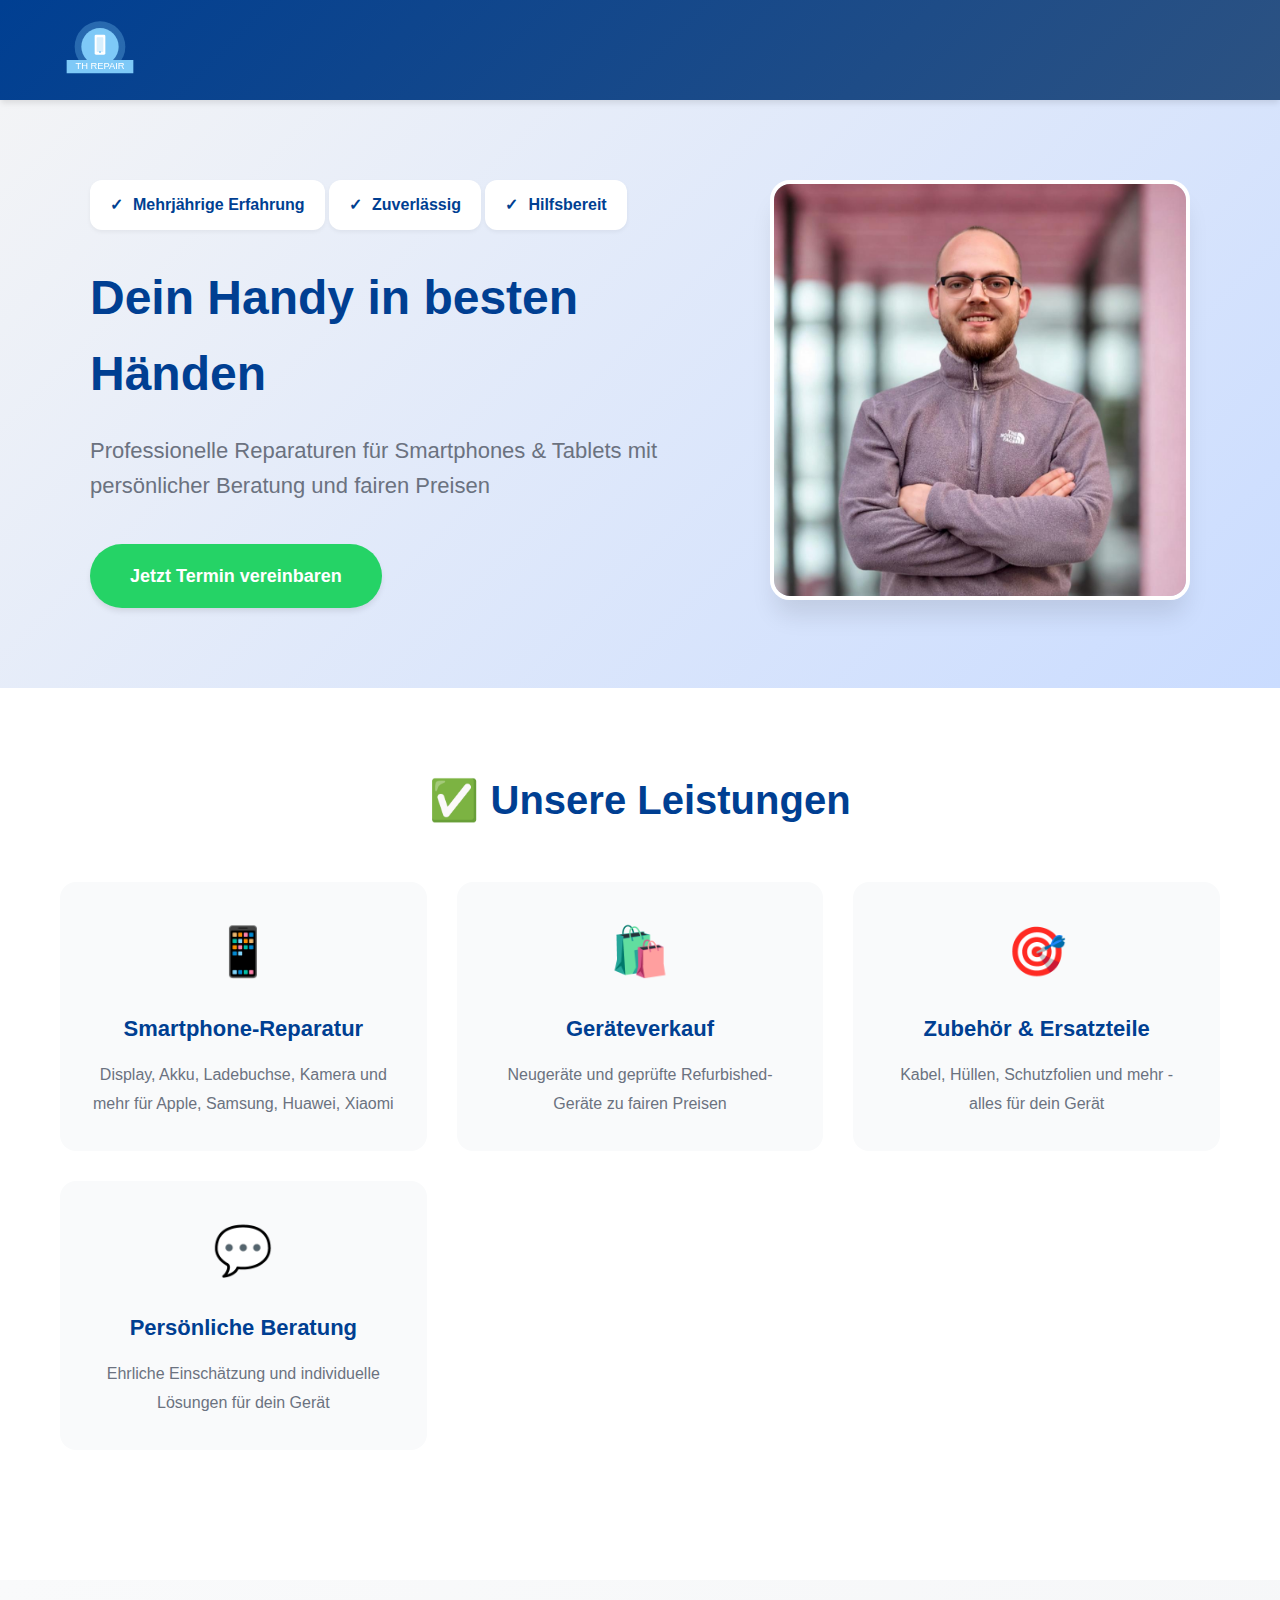
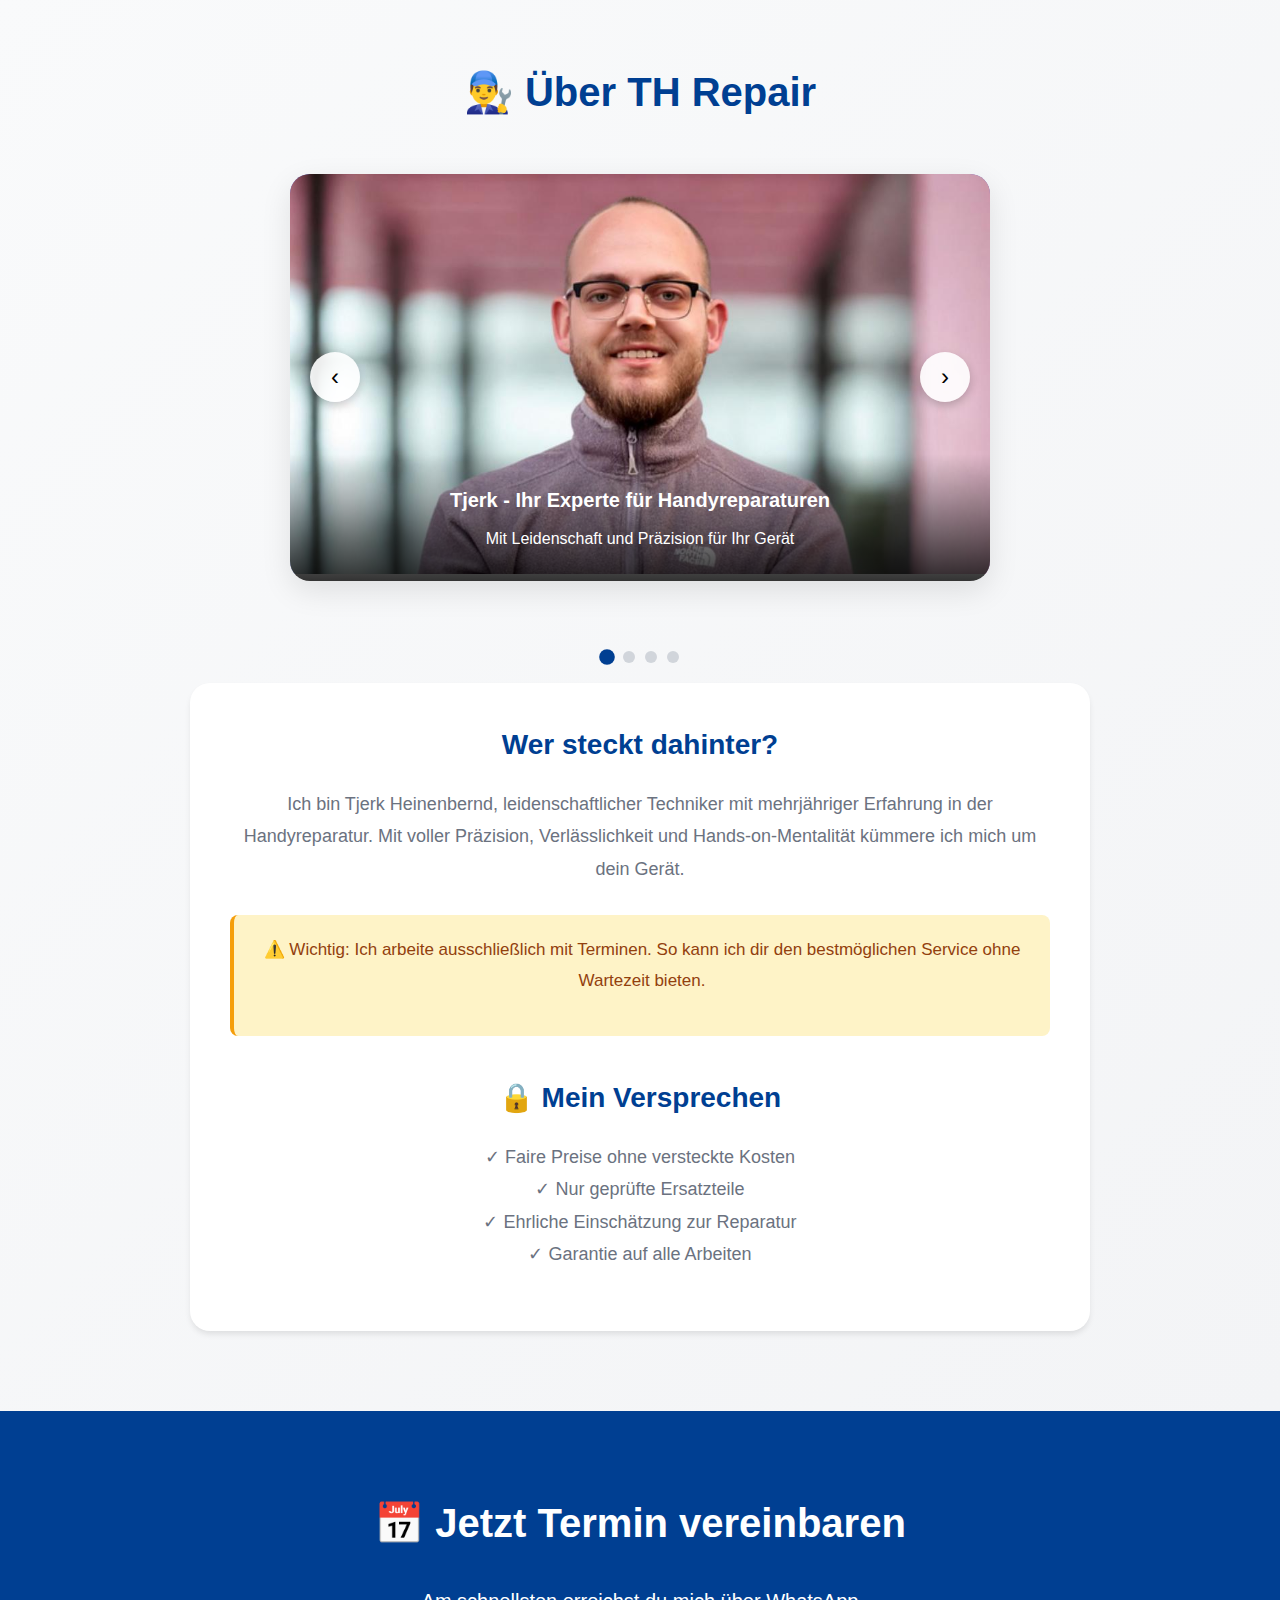
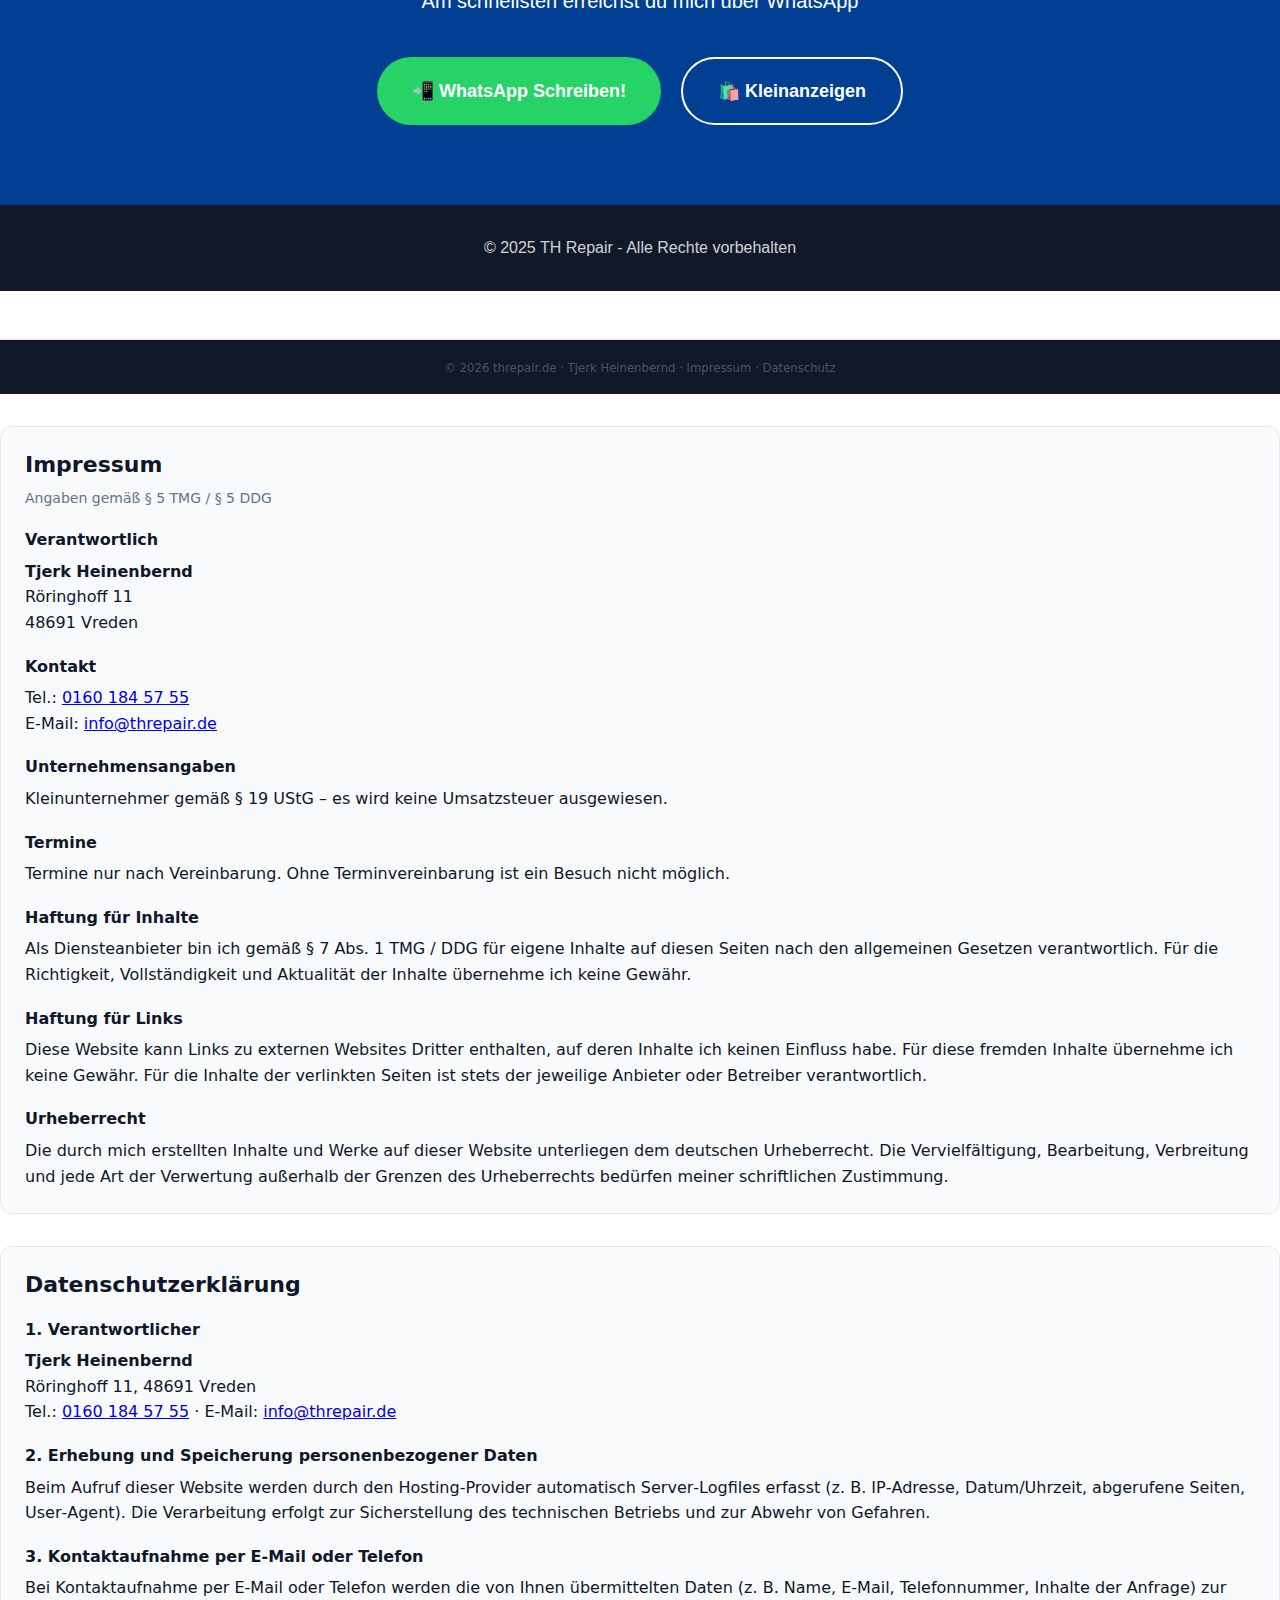
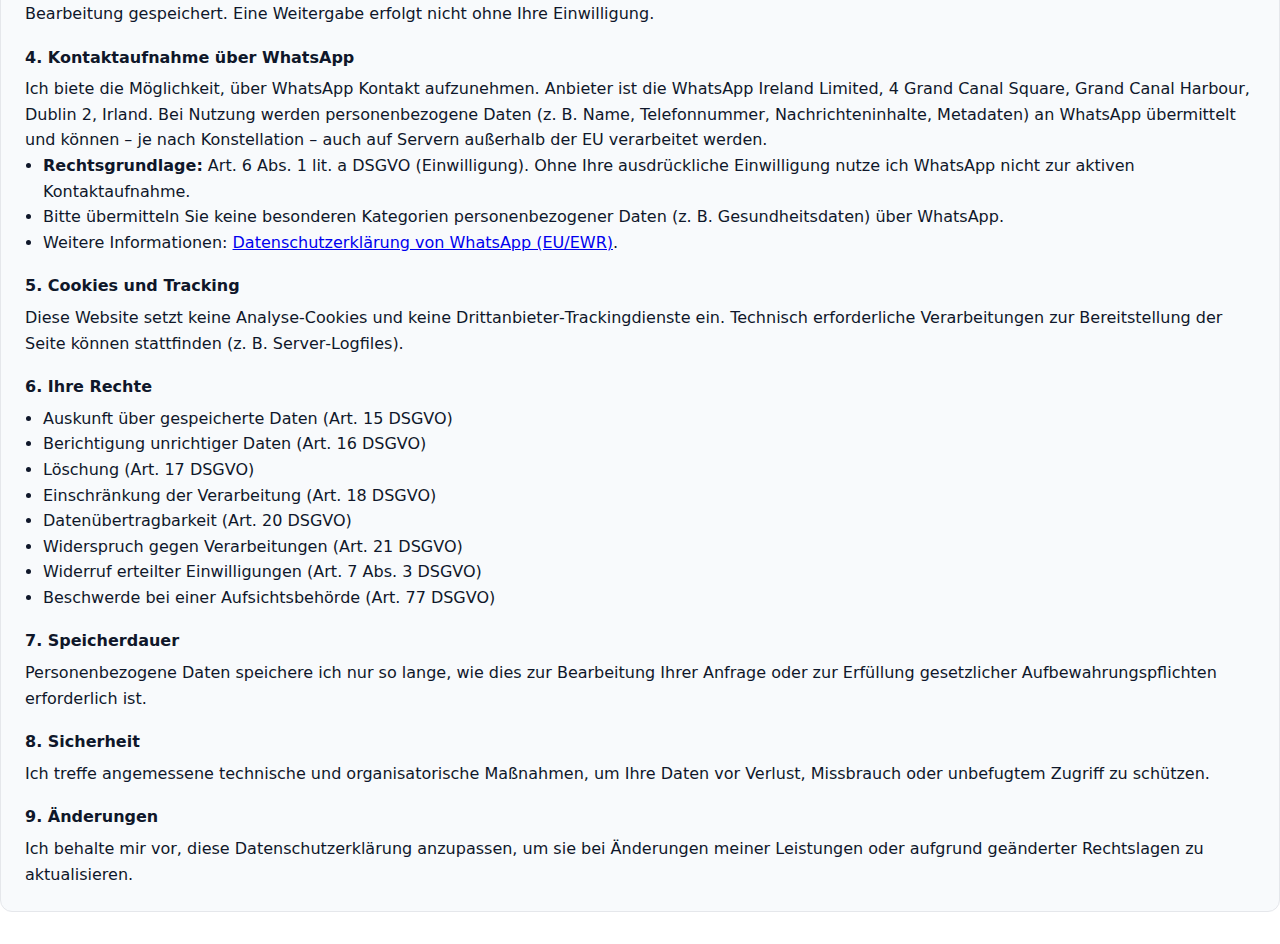
<file: index.html>
<!DOCTYPE html>
<html lang="de">
<head>
    <meta charset="UTF-8">
    <meta name="viewport" content="width=device-width, initial-scale=1.0">
    <title>TH Repair - Dein Handy in besten Händen</title>
    <link rel="stylesheet" href="styles.css">
</head>
<body>
    <!-- Header -->
    <header>
        <div class="container">
            <div class="header-content">
                <div class="logo">
                    <img src="bilder/threpair-logo.svg" alt="TH Repair Logo" class="logo-image">
                </div>
            </div>
        </div>
    </header>

    <!-- Hero Section -->
    <section class="hero">
        <div class="container">
            <div class="hero-content">
                <div class="hero-text">
                    <div class="trust-badge">
                        <span>✓</span>
                        <span>Mehrjährige Erfahrung</span>
                    </div>
                    <div class="trust-badge">
                        <span>✓</span>
                        <span>Zuverlässig</span>
                    </div>
                    <div class="trust-badge">
                        <span>✓</span>
                        <span>Hilfsbereit</span>
                    </div>
                    <h1>Dein Handy in besten Händen</h1>
                    <p>Professionelle Reparaturen für Smartphones &amp; Tablets mit persönlicher Beratung und fairen Preisen</p>
                    <a href="#contact" class="cta-button">Jetzt Termin vereinbaren</a>
                </div>
                <div class="hero-image">
                    <img src="./bilder/Tjerk.jpeg" alt="TH - Inhaber von TH Repair">
                </div>
            </div>
        </div>
    </section>

    <!-- Services Section -->
    <section class="services">
        <div class="container">
            <h2 class="section-title">✅ Unsere Leistungen</h2>
            <div class="service-grid">
                <div class="service-card">
                    <span class="service-icon">📱</span>
                    <h3>Smartphone-Reparatur</h3>
                    <p>Display, Akku, Ladebuchse, Kamera und mehr für Apple, Samsung, Huawei, Xiaomi</p>
                </div>
                <div class="service-card">
                    <span class="service-icon">🛍️</span>
                    <h3>Geräteverkauf</h3>
                    <p>Neugeräte und geprüfte Refurbished-Geräte zu fairen Preisen</p>
                </div>
                <div class="service-card">
                    <span class="service-icon">🎯</span>
                    <h3>Zubehör &amp; Ersatzteile</h3>
                    <p>Kabel, Hüllen, Schutzfolien und mehr - alles für dein Gerät</p>
                </div>
                <div class="service-card">
                    <span class="service-icon">💬</span>
                    <h3>Persönliche Beratung</h3>
                    <p>Ehrliche Einschätzung und individuelle Lösungen für dein Gerät</p>
                </div>
            </div>
        </div>
    </section>

    <!-- About Section -->
    <section class="about">
        <div class="container">
            <h2 class="section-title">👨‍🔧 Über TH Repair</h2>
            <div class="about-content">
                <!-- Image Carousel -->
                <div class="carousel-container">
                    <div class="carousel-track" id="carouselTrack">
                        <div class="carousel-slide">
                            <img src="bilder/Tjerk.jpeg" alt="TH - Inhaber von TH Repair" class="slide-bg-1">
                            <div class="carousel-caption">
                                <h4>Tjerk - Ihr Experte für Handyreparaturen</h4>
                                <p>Mit Leidenschaft und Präzision für Ihr Gerät</p>
                            </div>
                        </div>
                        <div class="carousel-slide">
                            <img src="bilder/Image1.jpeg" alt="Werkstatt" class="slide-bg-2">
                            <div class="carousel-caption">
                                <h4>Professionelle Werkstatt</h4>
                                <p>Moderne Ausstattung für beste Ergebnisse</p>
                            </div>
                        </div>
                        <div class="carousel-slide">
                            <img src="bilder/Image2.jpg" alt="Reparaturarbeit" class="slide-bg-3">
                            <div class="carousel-caption">
                                <h4>Präzise Arbeit</h4>
                                <p>Jede Reparatur mit höchster Sorgfalt</p>
                            </div>
                        </div>
                        <div class="carousel-slide">
                            <img src="bilder/Image3.avif" alt="Reparierte Geräte" class="slide-bg-4">
                            <div class="carousel-caption">
                                <h4>Alle Marken willkommen</h4>
                                <p>Apple, Samsung, Huawei, Xiaomi und mehr</p>
                            </div>
                        </div>
                    </div>
                    <div class="carousel-nav">
                        <button type="button" class="carousel-btn" onclick="moveCarousel(-1)">‹</button>
                        <button type="button" class="carousel-btn" onclick="moveCarousel(1)">›</button>
                    </div>
                </div>
                <div class="carousel-indicators" id="indicators">
                    <span class="indicator active" onclick="goToSlide(0)"></span>
                    <span class="indicator" onclick="goToSlide(1)"></span>
                    <span class="indicator" onclick="goToSlide(2)"></span>
                    <span class="indicator" onclick="goToSlide(3)"></span>
                </div>

                <div class="about-box">
                    <h3>Wer steckt dahinter?</h3>
                    <p>Ich bin Tjerk Heinenbernd, leidenschaftlicher Techniker mit mehrjähriger Erfahrung in der Handyreparatur. Mit voller Präzision, Verlässlichkeit und Hands-on-Mentalität kümmere ich mich um dein Gerät.</p>
                    <div class="highlight-box">
                        <p>⚠️ Wichtig: Ich arbeite ausschließlich mit Terminen. So kann ich dir den bestmöglichen Service ohne Wartezeit bieten.</p>
                    </div>
                    <h3 class="promise-heading">🔒 Mein Versprechen</h3>
                    <p>✓ Faire Preise ohne versteckte Kosten<br>
                    ✓ Nur geprüfte Ersatzteile<br>
                    ✓ Ehrliche Einschätzung zur Reparatur<br>
                    ✓ Garantie auf alle Arbeiten</p>
                </div>
            </div>
        </div>
    </section>

    <!-- Contact Section -->
    <section class="contact" id="contact">
        <div class="container">
            <h2>📅 Jetzt Termin vereinbaren</h2>
            <p class="contact-subheading">Am schnellsten erreichst du mich über WhatsApp</p>
            <div class="contact-buttons">
                <a href="https://wa.me/491601845755" class="whatsapp-button">
                    📲 WhatsApp Schreiben!
                </a>
                <a href="https://www.kleinanzeigen.de/s-bestandsliste.html?userId=137900326" class="secondary-button">
                    🛍️ Kleinanzeigen
                </a>
            </div>
        </div>
    </section>

    <!-- Footer -->
    <footer>
        <div class="container">
            <p>&copy; 2025 TH Repair - Alle Rechte vorbehalten</p>
        </div>
    </footer>

    <script src="script.js"></script>
</body>
</html>
<!-- START: threpair.de – Footer + Impressum & Datenschutz (COPY/PASTE) -->
<style>
  /* Minimal, konfliktarme Styles (präfix: threpair-) */
  .threpair-footer { margin-top: 48px; padding: 16px 0; border-top: 1px solid #e5e7eb; font-family: system-ui, -apple-system, Segoe UI, Roboto, Helvetica, Arial, sans-serif; font-size: 14px; color: #475569; }
  .threpair-footer a { color: inherit; text-decoration: none; }
  .threpair-footer a:hover { text-decoration: underline; }

  .threpair-legal-section { font-family: system-ui, -apple-system, Segoe UI, Roboto, Helvetica, Arial, sans-serif; line-height: 1.6; margin: 32px 0; padding: 24px; border: 1px solid #e5e7eb; border-radius: 12px; background: #f8fafc; color: #0f172a; }
  .threpair-legal-section h1 { margin: 0 0 8px; font-size: 22px; line-height: 1.25; }
  .threpair-legal-section h2 { margin: 18px 0 6px; font-size: 16px; }
  .threpair-muted { color: #64748b; font-size: 14px; margin: 0 0 12px; }
  .threpair-legal-section address { font-style: normal; }
  .threpair-legal-section ul { padding-left: 18px; }
  @media (prefers-color-scheme: dark) {
    .threpair-footer { border-top-color: #1f2937; color: #94a3b8; }
    .threpair-legal-section { background: #0b1220; border-color: #1f2937; color: #e5e7eb; }
    .threpair-muted { color: #94a3b8; }
  }
</style>

<footer class="threpair-footer">
  <small>© <span id="threpair-year"></span> threpair.de · Tjerk Heinenbernd · <a href="#impressum">Impressum</a> · <a href="#datenschutz">Datenschutz</a></small>
</footer>

<!-- Impressum (Anker: #impressum) -->
<section id="impressum" class="threpair-legal-section" aria-labelledby="imp-title">
  <h1 id="imp-title">Impressum</h1>
  <p class="threpair-muted">Angaben gemäß § 5 TMG / § 5 DDG</p>

  <h2>Verantwortlich</h2>
  <address>
    <strong>Tjerk Heinenbernd</strong><br />
    Röringhoff 11<br />
    48691 Vreden
  </address>

  <h2>Kontakt</h2>
  <p>
    Tel.: <a href="tel:+491601845755" rel="nofollow">0160 184 57 55</a><br />
    E‑Mail: <a href="mailto:info@threpair.de">info@threpair.de</a>
  </p>

  <h2>Unternehmensangaben</h2>
  <p>Kleinunternehmer gemäß § 19 UStG – es wird keine Umsatzsteuer ausgewiesen.</p>

  <h2>Termine</h2>
  <p>Termine nur nach Vereinbarung. Ohne Terminvereinbarung ist ein Besuch nicht möglich.</p>

  <h2>Haftung für Inhalte</h2>
  <p>Als Diensteanbieter bin ich gemäß § 7 Abs. 1 TMG / DDG für eigene Inhalte auf diesen Seiten nach den allgemeinen Gesetzen verantwortlich. Für die Richtigkeit, Vollständigkeit und Aktualität der Inhalte übernehme ich keine Gewähr.</p>

  <h2>Haftung für Links</h2>
  <p>Diese Website kann Links zu externen Websites Dritter enthalten, auf deren Inhalte ich keinen Einfluss habe. Für diese fremden Inhalte übernehme ich keine Gewähr. Für die Inhalte der verlinkten Seiten ist stets der jeweilige Anbieter oder Betreiber verantwortlich.</p>

  <h2>Urheberrecht</h2>
  <p>Die durch mich erstellten Inhalte und Werke auf dieser Website unterliegen dem deutschen Urheberrecht. Die Vervielfältigung, Bearbeitung, Verbreitung und jede Art der Verwertung außerhalb der Grenzen des Urheberrechts bedürfen meiner schriftlichen Zustimmung.</p>
</section>

<!-- Datenschutz (Anker: #datenschutz) -->
<section id="datenschutz" class="threpair-legal-section" aria-labelledby="ds-title">
  <h1 id="ds-title">Datenschutzerklärung</h1>

  <h2>1. Verantwortlicher</h2>
  <address>
    <strong>Tjerk Heinenbernd</strong><br />
    Röringhoff 11, 48691 Vreden<br />
    Tel.: <a href="tel:+491601845755" rel="nofollow">0160 184 57 55</a> · E‑Mail: <a href="mailto:info@threpair.de">info@threpair.de</a>
  </address>

  <h2>2. Erhebung und Speicherung personenbezogener Daten</h2>
  <p>Beim Aufruf dieser Website werden durch den Hosting‑Provider automatisch Server‑Logfiles erfasst (z.&nbsp;B. IP‑Adresse, Datum/Uhrzeit, abgerufene Seiten, User‑Agent). Die Verarbeitung erfolgt zur Sicherstellung des technischen Betriebs und zur Abwehr von Gefahren.</p>

  <h2>3. Kontaktaufnahme per E‑Mail oder Telefon</h2>
  <p>Bei Kontaktaufnahme per E‑Mail oder Telefon werden die von Ihnen übermittelten Daten (z.&nbsp;B. Name, E‑Mail, Telefonnummer, Inhalte der Anfrage) zur Bearbeitung gespeichert. Eine Weitergabe erfolgt nicht ohne Ihre Einwilligung.</p>

  <h2>4. Kontaktaufnahme über WhatsApp</h2>
  <p>Ich biete die Möglichkeit, über WhatsApp Kontakt aufzunehmen. Anbieter ist die WhatsApp Ireland Limited, 4 Grand Canal Square, Grand Canal Harbour, Dublin 2, Irland. Bei Nutzung werden personenbezogene Daten (z.&nbsp;B. Name, Telefonnummer, Nachrichteninhalte, Metadaten) an WhatsApp übermittelt und können – je nach Konstellation – auch auf Servern außerhalb der EU verarbeitet werden.</p>
  <ul>
    <li><strong>Rechtsgrundlage:</strong> Art. 6 Abs. 1 lit. a DSGVO (Einwilligung). Ohne Ihre ausdrückliche Einwilligung nutze ich WhatsApp nicht zur aktiven Kontaktaufnahme.</li>
    <li>Bitte übermitteln Sie keine besonderen Kategorien personenbezogener Daten (z.&nbsp;B. Gesundheitsdaten) über WhatsApp.</li>
    <li>Weitere Informationen: <a href="https://www.whatsapp.com/legal/privacy-policy-eea" target="_blank" rel="noreferrer noopener">Datenschutzerklärung von WhatsApp (EU/EWR)</a>.</li>
  </ul>

  <h2>5. Cookies und Tracking</h2>
  <p>Diese Website setzt keine Analyse‑Cookies und keine Drittanbieter‑Trackingdienste ein. Technisch erforderliche Verarbeitungen zur Bereitstellung der Seite können stattfinden (z.&nbsp;B. Server‑Logfiles).</p>

  <h2>6. Ihre Rechte</h2>
  <ul>
    <li>Auskunft über gespeicherte Daten (Art. 15 DSGVO)</li>
    <li>Berichtigung unrichtiger Daten (Art. 16 DSGVO)</li>
    <li>Löschung (Art. 17 DSGVO)</li>
    <li>Einschränkung der Verarbeitung (Art. 18 DSGVO)</li>
    <li>Datenübertragbarkeit (Art. 20 DSGVO)</li>
    <li>Widerspruch gegen Verarbeitungen (Art. 21 DSGVO)</li>
    <li>Widerruf erteilter Einwilligungen (Art. 7 Abs. 3 DSGVO)</li>
    <li>Beschwerde bei einer Aufsichtsbehörde (Art. 77 DSGVO)</li>
  </ul>

  <h2>7. Speicherdauer</h2>
  <p>Personenbezogene Daten speichere ich nur so lange, wie dies zur Bearbeitung Ihrer Anfrage oder zur Erfüllung gesetzlicher Aufbewahrungspflichten erforderlich ist.</p>

  <h2>8. Sicherheit</h2>
  <p>Ich treffe angemessene technische und organisatorische Maßnahmen, um Ihre Daten vor Verlust, Missbrauch oder unbefugtem Zugriff zu schützen.</p>

  <h2>9. Änderungen</h2>
  <p>Ich behalte mir vor, diese Datenschutzerklärung anzupassen, um sie bei Änderungen meiner Leistungen oder aufgrund geänderter Rechtslagen zu aktualisieren.</p>
</section>

<script>
  // Automatisches Jahr im Footer
  (function(){
    var el = document.getElementById('threpair-year');
    if (el) el.textContent = new Date().getFullYear();
  })();
</script>
<!-- END: threpair.de – Footer + Impressum & Datenschutz (COPY/PASTE) -->
</file>
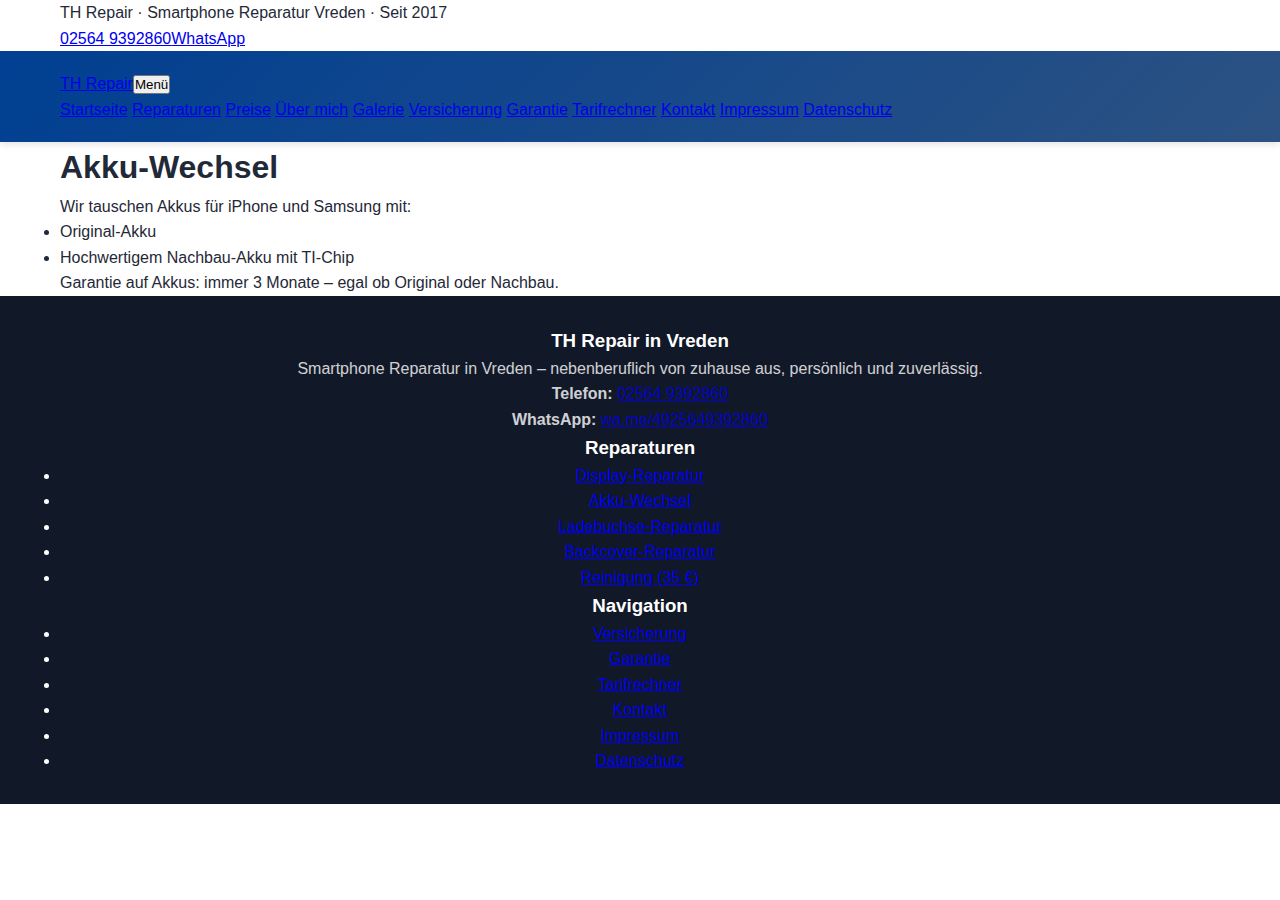
<file: akku-wechsel.html>
<!doctype html>
<html lang="de">
<head>
  <meta charset="UTF-8">
  <meta name="viewport" content="width=device-width, initial-scale=1">
  <title>Akku Wechsel Vreden | TH Repair</title>
  <meta name="description" content="Akku-Wechsel in Vreden mit Original- oder Nachbauakku mit TI-Chip.">
  <link rel="stylesheet" href="styles.css">
  
</head>
<body>
<div class="topbar"><div class="container topbar-inner"><span>TH Repair · Smartphone Reparatur Vreden · Seit 2017</span><div class="topbar-links"><a href="tel:+4925649392860">02564 9392860</a><a href="https://wa.me/4925649392860">WhatsApp</a></div></div></div>
<header class="site-header"><div class="container header-inner"><a class="brand" href="index.html">TH Repair</a><button class="menu-toggle" type="button" aria-expanded="false" aria-controls="site-nav" data-menu-toggle>Menü</button><nav id="site-nav" class="site-nav"><a href="index.html" class="">Startseite</a>
<a href="reparaturen.html" class="is-active">Reparaturen</a>
<a href="preise.html" class="">Preise</a>
<a href="ueber-mich.html" class="">Über mich</a>
<a href="galerie.html" class="">Galerie</a>
<a href="versicherung.html" class="">Versicherung</a>
<a href="garantie.html" class="">Garantie</a>
<a href="tarife.html" class="">Tarifrechner</a>
<a href="kontakt.html" class="">Kontakt</a>
<a href="impressum.html" class="">Impressum</a>
<a href="datenschutz.html" class="">Datenschutz</a></nav></div></header>
<main class="container page-main">
<h1>Akku-Wechsel</h1><section class="card"><p>Wir tauschen Akkus für iPhone und Samsung mit:</p><ul><li>Original-Akku</li><li>Hochwertigem Nachbau-Akku mit TI-Chip</li></ul><p>Garantie auf Akkus: immer 3 Monate – egal ob Original oder Nachbau.</p></section>
</main>
<footer class="site-footer"><div class="container footer-grid"><section><h3>TH Repair in Vreden</h3><p>Smartphone Reparatur in Vreden – nebenberuflich von zuhause aus, persönlich und zuverlässig.</p><p><strong>Telefon:</strong> <a href="tel:+4925649392860">02564 9392860</a><br><strong>WhatsApp:</strong> <a href="https://wa.me/4925649392860">wa.me/4925649392860</a></p></section><section><h3>Reparaturen</h3><ul><li><a href="display-reparatur.html">Display-Reparatur</a></li><li><a href="akku-wechsel.html">Akku-Wechsel</a></li><li><a href="ladebuchse-reparatur.html">Ladebuchse-Reparatur</a></li><li><a href="backcover-reparatur.html">Backcover-Reparatur</a></li><li><a href="reinigung.html">Reinigung (35 €)</a></li></ul></section><section><h3>Navigation</h3><ul><li><a href="versicherung.html">Versicherung</a></li><li><a href="garantie.html">Garantie</a></li><li><a href="tarife.html">Tarifrechner</a></li><li><a href="kontakt.html">Kontakt</a></li><li><a href="impressum.html">Impressum</a></li><li><a href="datenschutz.html">Datenschutz</a></li></ul></section></div></footer>
<script src="script.js"></script>

</body>
</html>
</file>
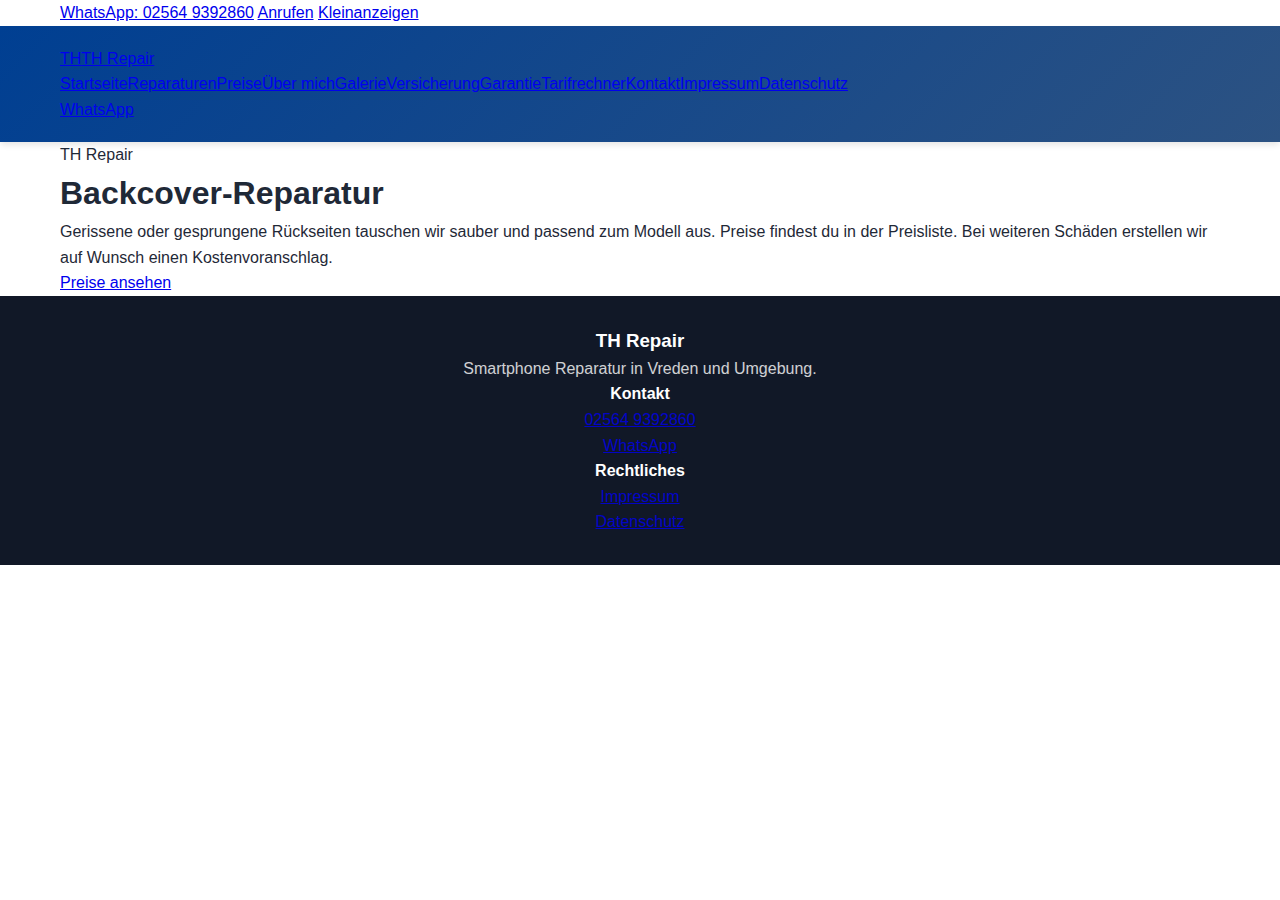
<file: backcover-reparatur.html>
<!DOCTYPE html>
<html lang="de">
<head>
  <meta charset="UTF-8">
  <meta name="viewport" content="width=device-width, initial-scale=1.0">
  <title>Backcover Reparatur | TH Repair</title>
  <meta name="description" content="Backcover-Reparatur in Vreden.">
  <link rel="stylesheet" href="styles.css">
</head>
<body>
  <div class="topbar"><div class="container">
    <a href="https://wa.me/4925649392860">WhatsApp: 02564 9392860</a>
    <a href="tel:025649392860">Anrufen</a>
    <a href="https://www.kleinanzeigen.de/s-bestandsliste.html?userId=137900326" target="_blank" rel="noopener">Kleinanzeigen</a>
  </div></div>
  <header class="header"><div class="container">
    <a class="brand" href="index.html"><span class="brand-mark">TH</span><span>TH Repair</span></a>
    <nav class="nav">
      <a href="index.html">Startseite</a><a href="reparaturen.html">Reparaturen</a><a href="preise.html">Preise</a><a href="ueber-mich.html">Über mich</a><a href="galerie.html">Galerie</a><a href="versicherung.html">Versicherung</a><a href="garantie.html">Garantie</a><a href="tarife.html">Tarifrechner</a><a href="kontakt.html">Kontakt</a><a href="impressum.html">Impressum</a><a href="datenschutz.html">Datenschutz</a>
    </nav>
    <a class="btn btn-primary" href="https://wa.me/4925649392860">WhatsApp</a>
  </div></header>
  <section class="section"><div class="container">
    <span class="kicker">TH Repair</span>
    <h1>Backcover-Reparatur</h1>
    <div class="card"><p>Gerissene oder gesprungene Rückseiten tauschen wir sauber und passend zum Modell aus. Preise findest du in der Preisliste. Bei weiteren Schäden erstellen wir auf Wunsch einen Kostenvoranschlag.</p><a class="btn btn-primary" href="preise.html">Preise ansehen</a></div>
  </div></section>
  <footer class="footer"><div class="container footer-grid"><div><h3>TH Repair</h3><p>Smartphone Reparatur in Vreden und Umgebung.</p></div><div><h4>Kontakt</h4><p><a href="tel:025649392860">02564 9392860</a><br><a href="https://wa.me/4925649392860">WhatsApp</a></p></div><div><h4>Rechtliches</h4><p><a href="impressum.html">Impressum</a><br><a href="datenschutz.html">Datenschutz</a></p></div></div></footer>
</body></html>
</file>
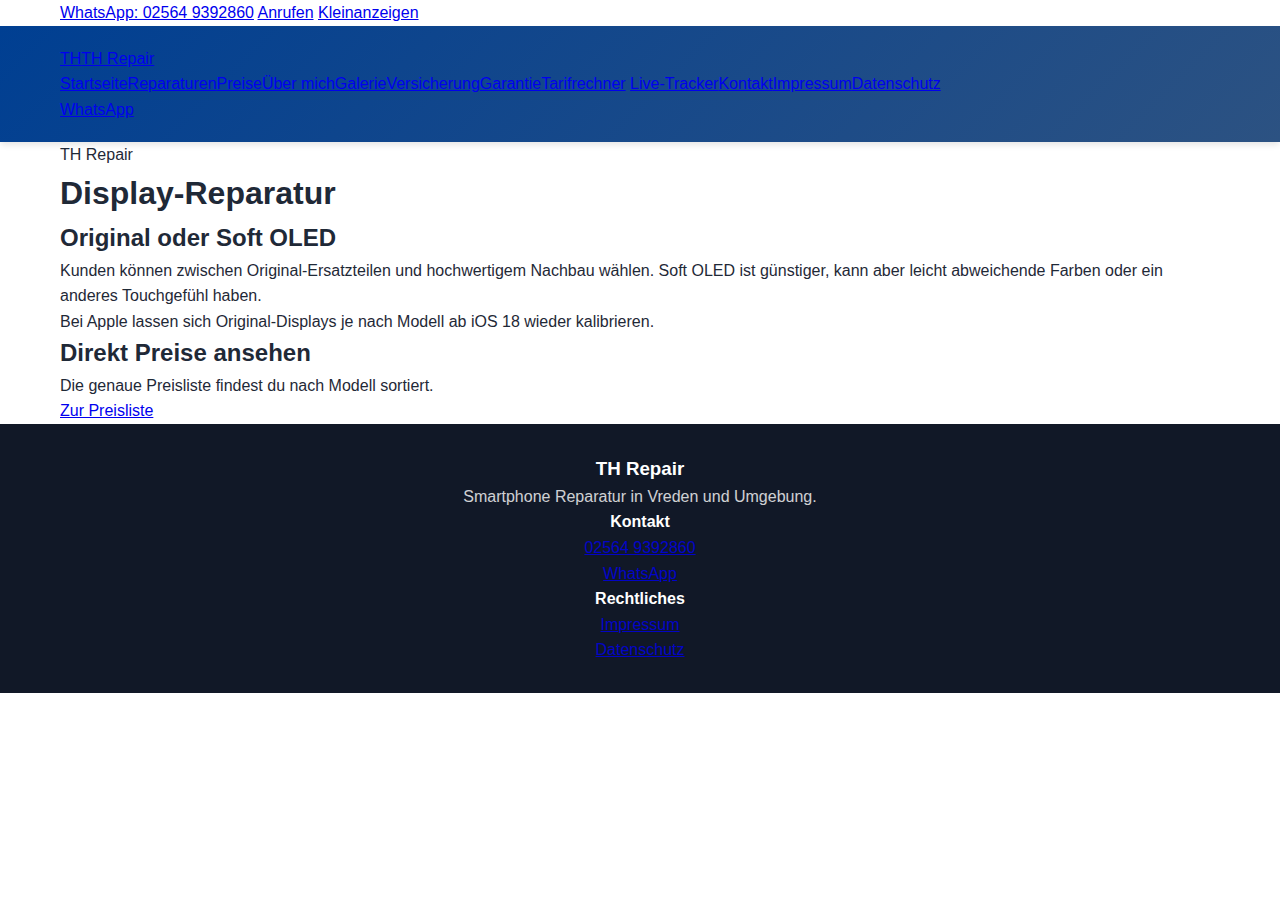
<file: display-reparatur.html>
<!DOCTYPE html>
<html lang="de">
<head>
  <meta charset="UTF-8">
  <meta name="viewport" content="width=device-width, initial-scale=1.0">
  <title>Display Reparatur | TH Repair</title>
  <meta name="description" content="Display-Reparatur in Vreden.">
  <link rel="stylesheet" href="styles.css">
</head>
<body>
  <div class="topbar"><div class="container">
    <a href="https://wa.me/4925649392860">WhatsApp: 02564 9392860</a>
    <a href="tel:025649392860">Anrufen</a>
    <a href="https://www.kleinanzeigen.de/s-bestandsliste.html?userId=137900326" target="_blank" rel="noopener">Kleinanzeigen</a>
  </div></div>
  <header class="header"><div class="container">
    <a class="brand" href="index.html"><span class="brand-mark">TH</span><span>TH Repair</span></a>
    <nav class="nav">
      <a href="index.html">Startseite</a><a href="reparaturen.html">Reparaturen</a><a href="preise.html">Preise</a><a href="ueber-mich.html">Über mich</a><a href="galerie.html">Galerie</a><a href="versicherung.html">Versicherung</a><a href="garantie.html">Garantie</a><a href="tarife.html">Tarifrechner</a>
      <a href="live-tracker.html">Live-Tracker</a><a href="kontakt.html">Kontakt</a><a href="impressum.html">Impressum</a><a href="datenschutz.html">Datenschutz</a>
    </nav>
    <a class="btn btn-primary" href="https://wa.me/4925649392860">WhatsApp</a>
  </div></header>
  <section class="section"><div class="container">
    <span class="kicker">TH Repair</span>
    <h1>Display-Reparatur</h1>
    <div class="grid-2"><div class="card"><h2>Original oder Soft OLED</h2><p>Kunden können zwischen Original-Ersatzteilen und hochwertigem Nachbau wählen. Soft OLED ist günstiger, kann aber leicht abweichende Farben oder ein anderes Touchgefühl haben.</p><p>Bei Apple lassen sich Original-Displays je nach Modell ab iOS 18 wieder kalibrieren.</p></div><div class="card notice"><h2>Direkt Preise ansehen</h2><p>Die genaue Preisliste findest du nach Modell sortiert.</p><a class="btn btn-primary" href="preise.html">Zur Preisliste</a></div></div>
  </div></section>
  <footer class="footer"><div class="container footer-grid"><div><h3>TH Repair</h3><p>Smartphone Reparatur in Vreden und Umgebung.</p></div><div><h4>Kontakt</h4><p><a href="tel:025649392860">02564 9392860</a><br><a href="https://wa.me/4925649392860">WhatsApp</a></p></div><div><h4>Rechtliches</h4><p><a href="impressum.html">Impressum</a><br><a href="datenschutz.html">Datenschutz</a></p></div></div></footer>
  <script src="script.js"></script>
</body></html>
</file>
<file: styles.css>
/* Reset and Base Styles */
* {
    margin: 0;
    padding: 0;
    box-sizing: border-box;
}

:root {
    --primary-color: #003f92;
    --secondary-color: #2563eb;
    --accent-color: #f0f2f5	;
    --whatsapp-color: #25D366;
    --text-dark: #1f2937;
    --text-light: #6b7280;
    --bg-light: #f9fafb;
    --white: #ffffff;
    --shadow: 0 4px 6px -1px rgba(0, 0, 0, 0.1);
    --shadow-lg: 0 10px 15px -3px rgba(0, 0, 0, 0.1);
}

body {
    font-family: -apple-system, BlinkMacSystemFont, 'Segoe UI', Roboto, 'Helvetica Neue', Arial, sans-serif;
    line-height: 1.6;
    color: var(--text-dark);
    background-color: var(--white);
}

.container {
    max-width: 1200px;
    margin: 0 auto;
    padding: 0 20px;
}

/* Header */
header {
    background: linear-gradient(135deg, var(--primary-color) 0%, #2c5282 100%);
    color: var(--white);
    padding: 20px 0;
    position: sticky;
    top: 0;
    z-index: 100;
    box-shadow: var(--shadow);
}

.header-content {
    display: flex;
    justify-content: space-between;
    align-items: center;
}

.logo {
    display: flex;
    align-items: center;
}

.logo-image {
    height: 60px;
    width: auto;
}

/* Hero Section */
.hero {
    background: linear-gradient(135deg, #f3f4f6 0%, #cadcff 100%);
    padding: 80px 0;
}

.hero-content {
    display: flex;
    align-items: center;
    gap: 60px;
    max-width: 1100px;
    margin: 0 auto;
}

.hero-text {
    flex: 1;
    text-align: left;
}

.hero-image {
    flex: 0 0 auto;
}

.hero-image img {
    width: 420px;
    height: 420px;
    object-fit: cover;
    border-radius: 20px;
    box-shadow: 0 20px 25px -5px rgba(0, 0, 0, 0.1);
    border: 4px solid var(--white);
}

.hero h1 {
    font-size: clamp(36px, 5vw, 48px);
    margin-bottom: 20px;
    color: var(--primary-color);
    font-weight: 700;
}

.hero p {
    font-size: clamp(18px, 2.5vw, 22px);
    color: var(--text-light);
    margin-bottom: 40px;
    max-width: 600px;
}

.trust-badge {
    display: inline-flex;
    align-items: center;
    gap: 10px;
    background: var(--white);
    padding: 12px 20px;
    border-radius: 12px;
    margin-bottom: 30px;
    box-shadow: 0 2px 4px rgba(0, 0, 0, 0.05);
}

.trust-badge span {
    color: var(--primary-color);
    font-weight: 600;
    font-size: 16px;
}

.cta-button {
    display: inline-block;
    background: var(--whatsapp-color);
    color: var(--white);
    padding: 18px 40px;
    border-radius: 50px;
    text-decoration: none;
    font-size: 18px;
    font-weight: 600;
    transition: all 0.3s ease;
    box-shadow: var(--shadow);
    align-content: center;
}

.cta-button:hover {
    background: #059669;
    transform: translateY(-2px);
    box-shadow: var(--shadow-lg);
}

/* Services Section */
.services {
    padding: 80px 0;
    background: var(--white);
}

.section-title {
    text-align: center;
    font-size: clamp(32px, 4vw, 40px);
    margin-bottom: 50px;
    color: var(--primary-color);
}

.service-grid {
    display: grid;
    grid-template-columns: repeat(auto-fit, minmax(280px, 1fr));
    gap: 30px;
    margin-bottom: 50px;
}

.service-card {
    background: var(--bg-light);
    padding: 30px;
    border-radius: 16px;
    text-align: center;
    transition: all 0.3s ease;
    border: 2px solid transparent;
}

.service-card:hover {
    border-color: var(--secondary-color);
    transform: translateY(-5px);
    box-shadow: var(--shadow-lg);
}

.service-icon {
    font-size: 48px;
    margin-bottom: 20px;
    display: block;
}

.service-card h3 {
    font-size: 22px;
    margin-bottom: 15px;
    color: var(--primary-color);
}

.service-card p {
    font-size: 16px;
    color: var(--text-light);
    line-height: 1.8;
}

/* About Section */
.about {
    padding: 80px 0;
    background: linear-gradient(135deg, #f9fafb 0%, #f3f4f6 100%);
}

.about-content {
    max-width: 900px;
    margin: 0 auto;
}

/* Carousel Styles */
.carousel-container {
    position: relative;
    width: 100%;
    max-width: 700px;
    margin: 0 auto 50px;
    background: var(--white);
    border-radius: 20px;
    overflow: hidden;
    box-shadow: 0 10px 30px rgba(0, 0, 0, 0.1);
}

.carousel-track {
    display: flex;
    transition: transform 0.5s ease;
}

.carousel-slide {
    min-width: 100%;
    position: relative;
}

.carousel-slide img {
    width: 100%;
    height: 400px;
    object-fit: cover;
}

/* Placeholder backgrounds for carousel images */
.slide-bg-1 {
    
    background: linear-gradient(135deg, #667eea 0%, #764ba2 100%);
    width: 100%;
    height: 100%;
    object-fit: cover; /* fills container, might crop */
    
    /* POSITION CONTROL — adjust these to move subject */
    object-position: 50% 20%; /* horizontal vertical */
}

.slide-bg-2 {
    background: linear-gradient(135deg, #f093fb 0%, #f5576c 100%);
}

.slide-bg-3 {
    background: linear-gradient(135deg, #4facfe 0%, #00f2fe 100%);
}

.slide-bg-4 {
    background: linear-gradient(135deg, #43e97b 0%, #38f9d7 100%);
}

.carousel-caption {
    position: absolute;
    bottom: 0;
    left: 0;
    right: 0;
    background: linear-gradient(to top, rgba(0, 0, 0, 0.8), transparent);
    color: white;
    padding: 30px;
    text-align: center;
}

.carousel-caption h4 {
    font-size: 20px;
    margin-bottom: 10px;
}

.carousel-nav {
    position: absolute;
    top: 50%;
    transform: translateY(-50%);
    width: 100%;
    display: flex;
    justify-content: space-between;
    padding: 0 20px;
    pointer-events: none;
}

.carousel-btn {
    background: rgba(255, 255, 255, 0.9);
    border: none;
    width: 50px;
    height: 50px;
    border-radius: 50%;
    font-size: 24px;
    cursor: pointer;
    pointer-events: all;
    transition: all 0.3s ease;
    box-shadow: 0 4px 10px rgba(0, 0, 0, 0.2);
}

.carousel-btn:hover {
    background: var(--white);
    transform: scale(1.1);
}

.carousel-indicators {
    display: flex;
    justify-content: center;
    gap: 10px;
    padding: 20px 0;
}

.indicator {
    width: 12px;
    height: 12px;
    border-radius: 50%;
    background: #d1d5db;
    cursor: pointer;
    transition: all 0.3s ease;
}

.indicator.active {
    background: var(--primary-color);
    transform: scale(1.3);
}

.about-box {
    background: var(--white);
    padding: 40px;
    border-radius: 20px;
    box-shadow: var(--shadow);
    text-align: center;
}

.about-box h3 {
    font-size: 28px;
    margin-bottom: 20px;
    color: var(--primary-color);
}

.promise-heading {
    margin-top: 40px;
}

.about-box p {
    font-size: 18px;
    color: var(--text-light);
    line-height: 1.8;
    margin-bottom: 20px;
}

.highlight-box {
    background: #fef3c7;
    border-left: 4px solid #f59e0b;
    padding: 20px;
    margin: 30px 0;
    border-radius: 8px;
}

.highlight-box p {
    color: #92400e;
    font-size: 17px;
    font-weight: 500;
}

/* Contact Section */
.contact {
    padding: 80px 0;
    background: var(--primary-color);
    color: var(--white);
    text-align: center;
}

.contact h2 {
    font-size: clamp(32px, 4vw, 40px);
    margin-bottom: 30px;
}

.contact-subheading {
    font-size: 20px;
    margin-bottom: 20px;
}

.contact-buttons {
    display: flex;
    gap: 20px;
    justify-content: center;
    flex-wrap: wrap;
    margin-top: 40px;
}

.whatsapp-button {
    background: #25d366;
    color: var(--white);
    padding: 18px 35px;
    border-radius: 50px;
    text-decoration: none;
    font-size: 18px;
    font-weight: 600;
    display: inline-flex;
    align-items: center;
    gap: 10px;
    transition: all 0.3s ease;
}

.whatsapp-button:hover {
    background: #1fb855;
    transform: scale(1.05);
}

.secondary-button {
    background: transparent;
    color: var(--white);
    padding: 18px 35px;
    border: 2px solid var(--white);
    border-radius: 50px;
    text-decoration: none;
    font-size: 18px;
    font-weight: 600;
    transition: all 0.3s ease;
}

.secondary-button:hover {
    background: var(--white);
    color: var(--primary-color);
}

/* Footer */
footer {
    background: #111827;
    color: var(--white);
    padding: 30px 0;
    text-align: center;
}

footer p {
    font-size: 16px;
    opacity: 0.8;
}

/* Responsive Design */
@media (max-width: 968px) {
    .hero-content {
        justify-content: center;
        text-align: center;
    }

    .hero-text {
        text-align: center;
        max-width: 700px;
    }

    .hero p {
        margin-left: auto;
        margin-right: auto;
    }

    .trust-badge {
        justify-content: center;
    }

    .hero-image {
        display: none; /* Hide image on tablets and mobile */
    }
}

@media (max-width: 768px) {
    .header-content {
        flex-direction: column;
        gap: 15px;
    }

    .hero {
        padding: 60px 0;
    }

    .service-grid {
        grid-template-columns: 1fr;
        gap: 20px;
    }

    .contact-buttons {
        flex-direction: column;
        align-items: center;
    }

    .whatsapp-button,
    .secondary-button {
        width: 100%;
        max-width: 300px;
        justify-content: center;
    }

    .about-box {
        padding: 30px 20px;
    }

    .carousel-slide img {
        height: 300px;
    }

    .carousel-btn {
        width: 40px;
        height: 40px;
        font-size: 20px;
    }

    .carousel-caption {
        padding: 20px;
    }

    .carousel-caption h4 {
        font-size: 18px;
    }
}

/* Smooth scroll */
html {
    scroll-behavior: smooth;
}

/* Focus styles for accessibility */
a:focus,
button:focus {
    outline: 3px solid var(--accent-color);
    outline-offset: 2px;
}
</file>
